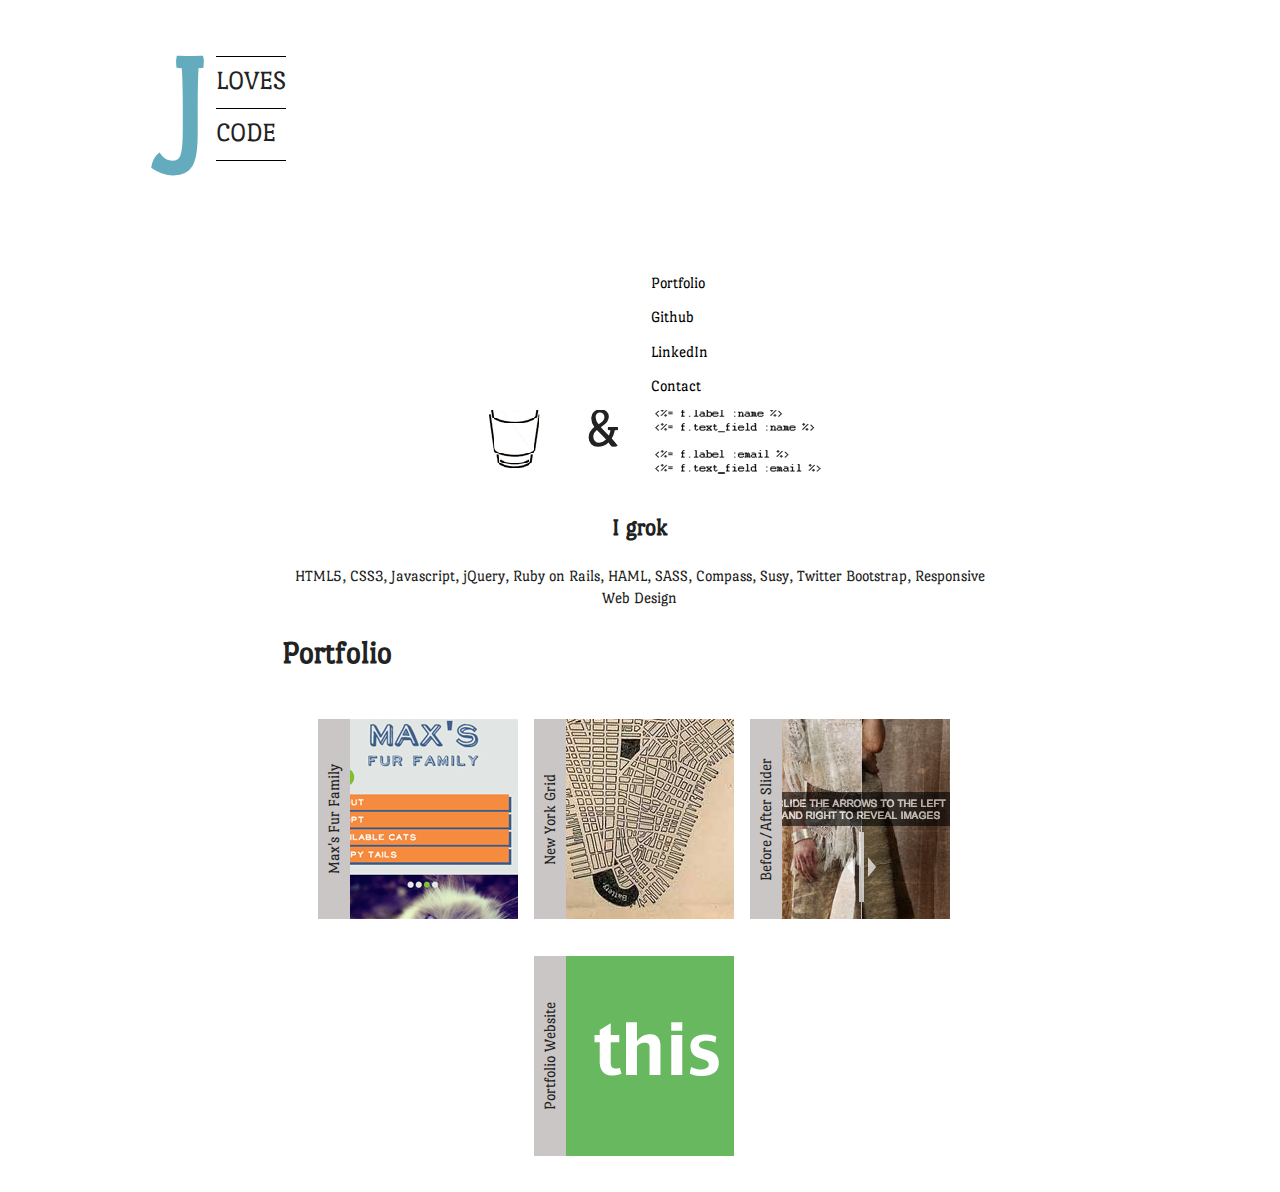
<file: index.html>
<!DOCTYPE html>
<!--[if lt IE 7]>      <html class="no-js lt-ie10 lt-ie9 lt-ie8 lt-ie7"> <![endif]-->
<!--[if IE 7]>         <html class="no-js lt-ie10 lt-ie9 lt-ie8"> <![endif]-->
<!--[if IE 8]>         <html class="no-js lt-ie10 lt-ie9"> <![endif]-->
<!--[if IE 9]>         <html class="no-js lt-ie10"> <![endif]-->
<!--[if gt IE 8]><!--> <html class="no-js"> <!--<![endif]-->
    <head>
        <meta charset="utf-8">
        <meta http-equiv="X-UA-Compatible" content="IE=edge">
        <title></title>
        <meta name="description" content="Full stack developer with a love of clean lines and responsive designs.">
        <meta name="viewport" content="width=device-width, initial-scale=1">

        <!-- Place favicon.ico and apple-touch-icon.png in the root directory -->

        <link rel="stylesheet" href="css/normalize.css">
		<link rel="stylesheet" href="http://yui.yahooapis.com/pure/0.2.1/base-min.css">
		<link rel="stylesheet" href="http://yui.yahooapis.com/pure/0.2.1/grids-min.css">
		<link href='http://fonts.googleapis.com/css?family=Port+Lligat+Slab' rel='stylesheet' type='text/css'>
        <link rel="stylesheet" href="css/main.css">
        <script src="js/vendor/modernizr-2.6.2.min.js"></script>
    </head>
    <body>
        <!--[if lt IE 7]>
            <p class="browsehappy">You are using an <strong>outdated</strong> browser. Please <a href="http://browsehappy.com/">upgrade your browser</a> to improve your experience.</p>
        <![endif]-->

			<div class="container">
			<header class="pure-g">
				<div id="logo" class="pure-u-1-3">
					<h1>
						<a href="#">
						<b>J</b>
						<span>enn</span>
						</a>
					</h1>
					<ul>
						<li>loves</li>
						<li>code</li>
					</ul>	
				</div>
				<nav class="contact pure-u-2-3">
					<ul>
						<li><a href="#portfolio"> Portfolio </a></li>
						<li><a href="https://github.com/jcreighton"> Github </a></li>
						<li><a href="http://www.linkedin.com/in/jennifercreighton" target="_blank"> LinkedIn </a></li>
						<li><a href="mailto:jcreighton08@gmail.com"> Contact </a><li>
					</ul>
				</nav>
			</header>
			<div class="content">
			<section id="about" class="pure-u-11-12">
				<h1>Hello!</h1>
						<h2>I'm Jenn.</h2>
						<p>I'm fueled by</p> 
						<p><img src="img/coffee-cup.png" alt="coffee"> <span>&amp;</span> <img src="img/code.png" alt="code"></p>
						<h2>I grok</h2> 
						<p>HTML5, CSS3, Javascript, jQuery, Ruby on Rails, HAML, SASS, Compass, Susy, Twitter Bootstrap, Responsive Web Design</p>
			</section>
			<section id="portfolio" class="pure-u-11-12">
				<h1 class="h1">Portfolio</h1><br/>
				<figure>
					<img src="img/cat.jpg" alt="Max Fur Family"/>
					<figcaption class="more-info">
						<ul>
							<li><a href="http://murmuring-peak-8193.herokuapp.com" target="_blank">VIEW PROJECT</a></li>
							<li><a href="https://github.com/jcreighton/maxs-fur-family" target="_blank">SOURCE CODE</a></li>
					</figcaption>
					<figcaption class="title">Max's Fur Family</figcaption>
				</figure>
				<figure>
					<a href="/nycgrid"><img src="img/nyc-grid.jpg" alt="New York Grid"/></a>
					<figcaption class="more-info">
						<ul>
						<li><a href="/nyc-grid">VIEW PROJECT</a></li>
						<li><a href="https://github.com/jcreighton/portfolio" target="_blank">SOURCE CODE</a></li>
						</ul>
						</figcaption>
					<figcaption class="title">New York Grid</figcaption>
				</figure>
				<figure>
					<a href="http://global.ralphlauren.com/en-us/rlstyleguide/women/highlights/features/Pages/UrbanOasis.aspx" target="_blank"><img src="img/beforeafter.jpg" alt="Before/After Slider"/></a>
					<figcaption class="more-info">
						<ul>
						<li><a href="http://global.ralphlauren.com/en-us/rlstyleguide/women/highlights/features/Pages/UrbanOasis.aspx" target="_blank">VIEW PROJECT</a></li>
						<li><a href="#" target="_blank" class="disabled">SOURCE CODE</a></li>
						</ul>
						</figcaption>
					<figcaption class="title">Before/After Slider</figcaption>
				</figure>
				<figure>
					<a href="https://github.com/jcreighton/portfolio" target="_blank"><img src="img/this.png" alt="Portfolio"/></a>
					<figcaption class="more-info">
						<ul>
						<li><a href="#" class="disabled">VIEW PROJECT</a></li>
						<li><a href="https://github.com/jcreighton/portfolio" target="_blank">SOURCE CODE</a></li>
						</ul>
						</figcaption>
					<figcaption class="title">Portfolio Website</figcaption>
				</figure>
			</section>
			</div>
			</div>

        <script src="//ajax.googleapis.com/ajax/libs/jquery/1.10.2/jquery.min.js"></script>
        <script>window.jQuery || document.write('<script src="js/vendor/jquery-1.10.2.min.js"><\/script>')</script>
        <script src="js/plugins.js"></script>
        <script src="js/main.js"></script>

        <!-- Google Analytics: change UA-XXXXX-X to be your site's ID. -->
        <script>
            (function(b,o,i,l,e,r){b.GoogleAnalyticsObject=l;b[l]||(b[l]=
            function(){(b[l].q=b[l].q||[]).push(arguments)});b[l].l=+new Date;
            e=o.createElement(i);r=o.getElementsByTagName(i)[0];
            e.src='//www.google-analytics.com/analytics.js';
            r.parentNode.insertBefore(e,r)}(window,document,'script','ga'));
            ga('create','UA-XXXXX-X');ga('send','pageview');
        </script>
    </body>
</html>
</file>
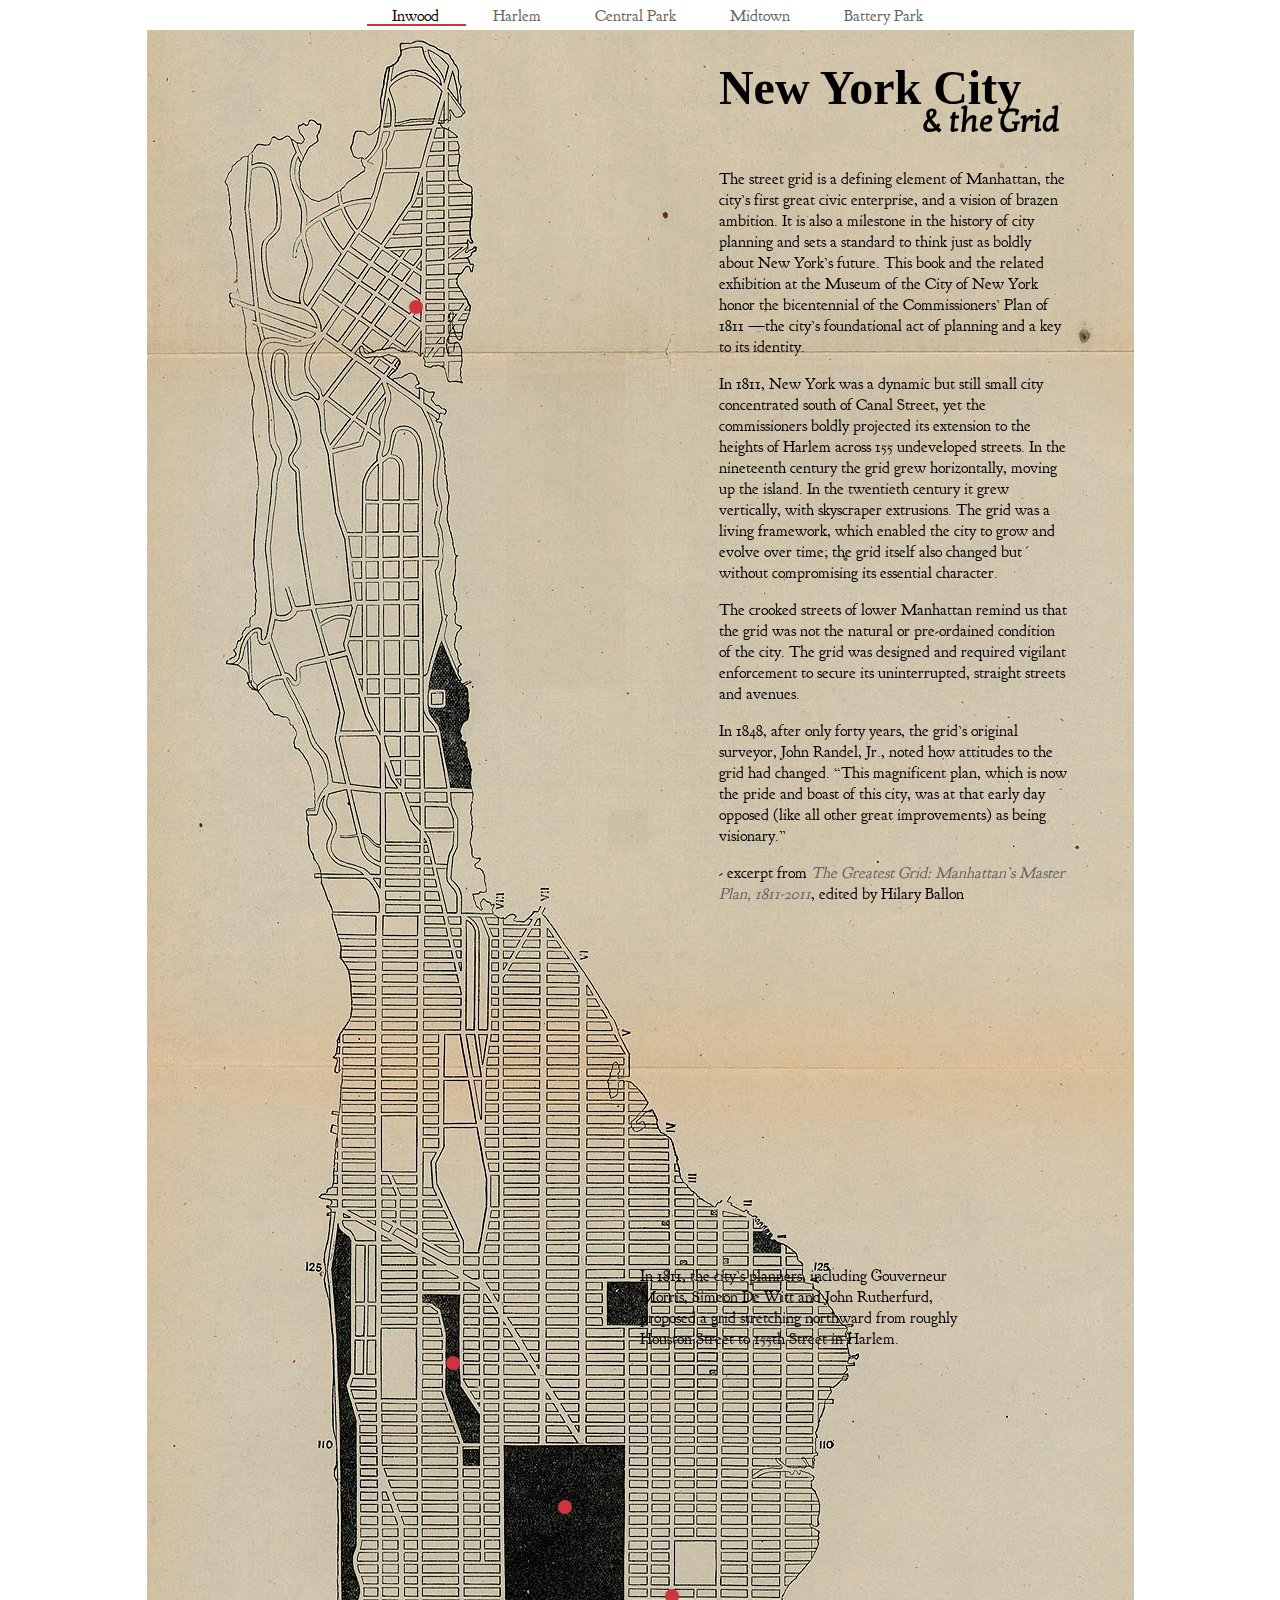
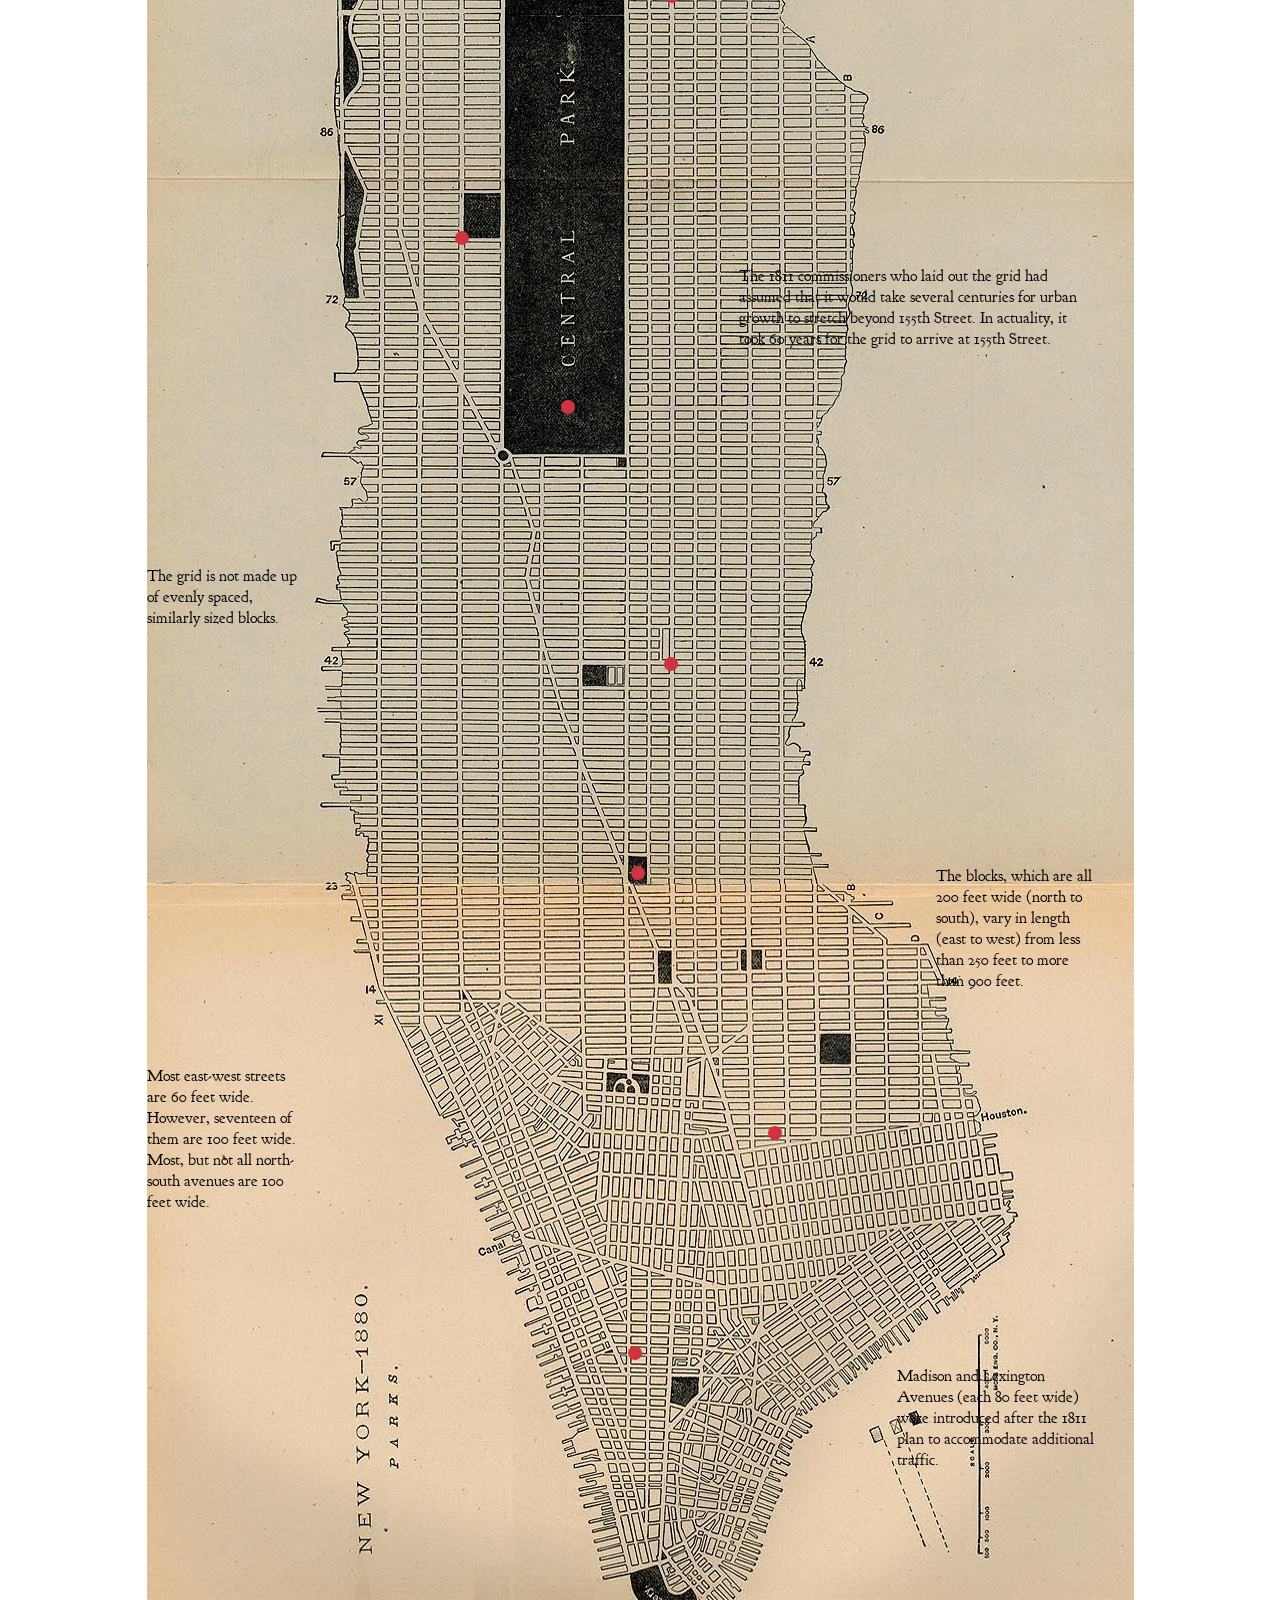
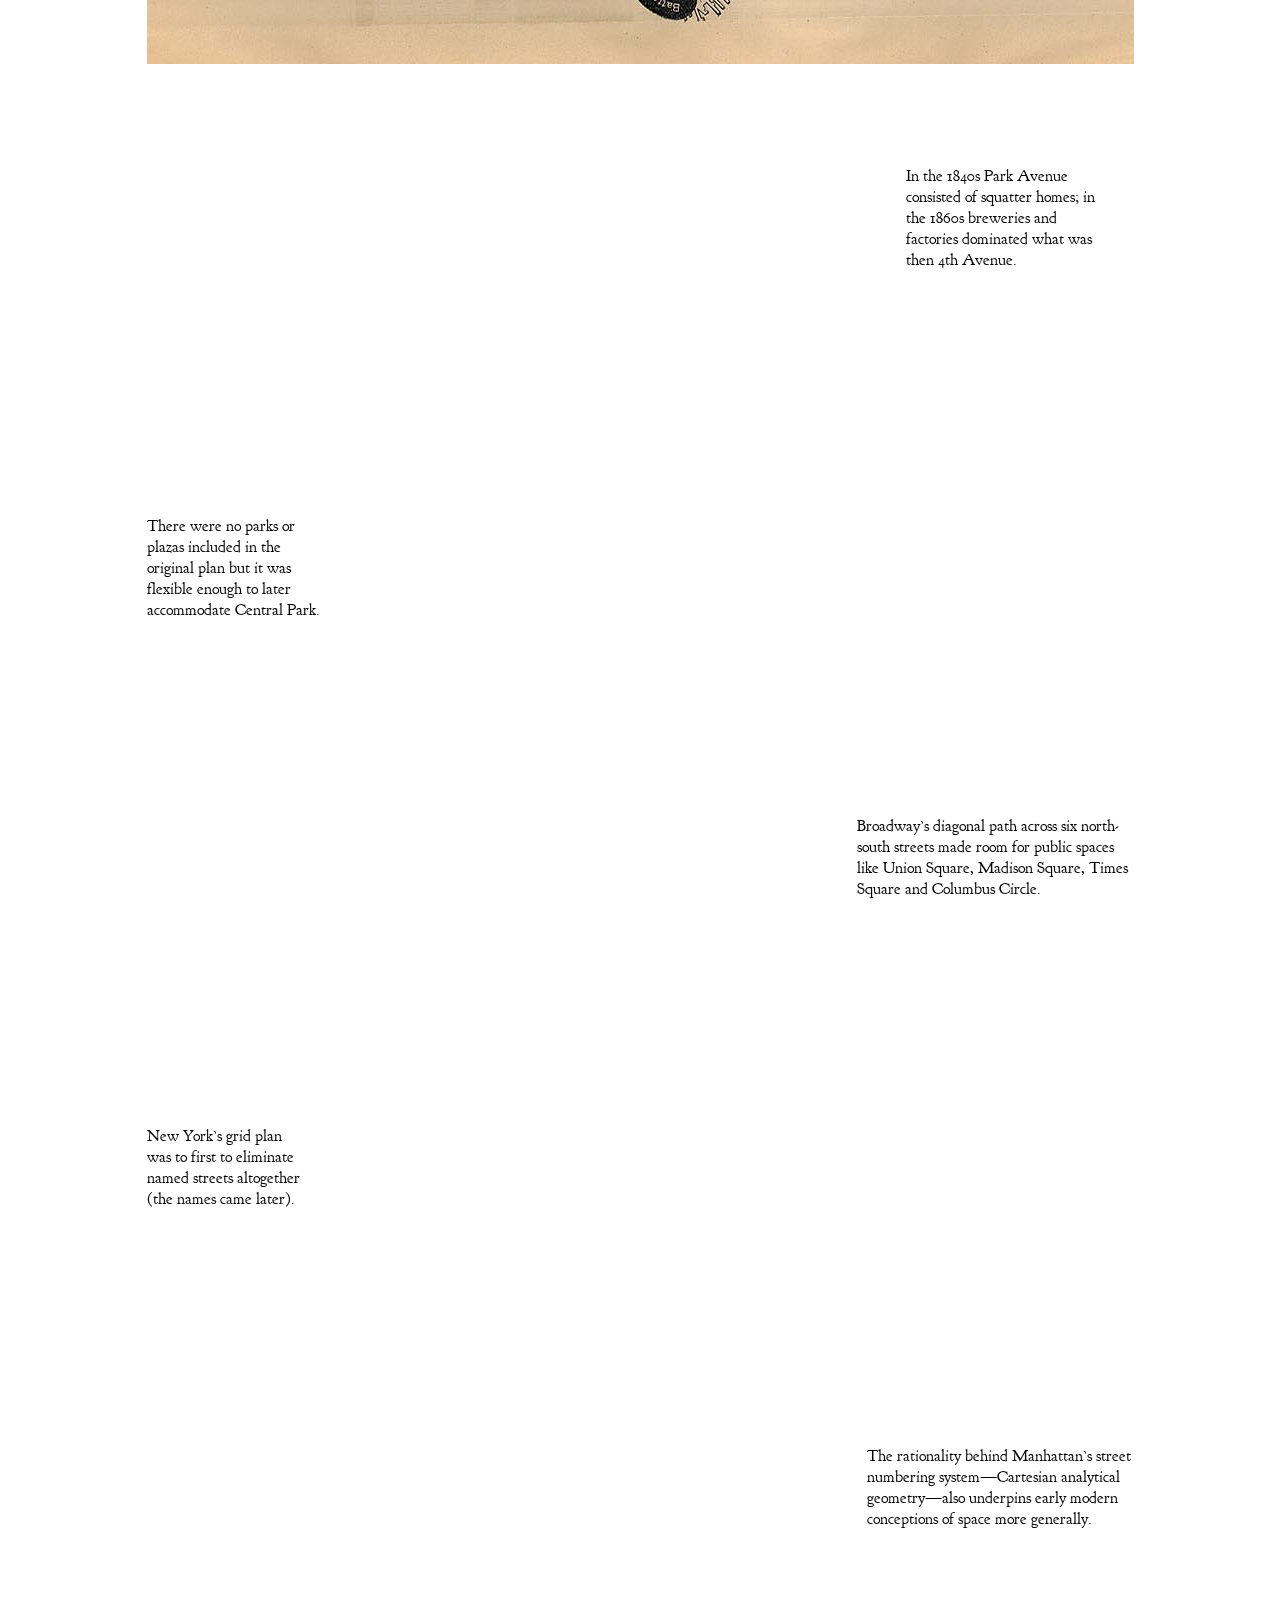
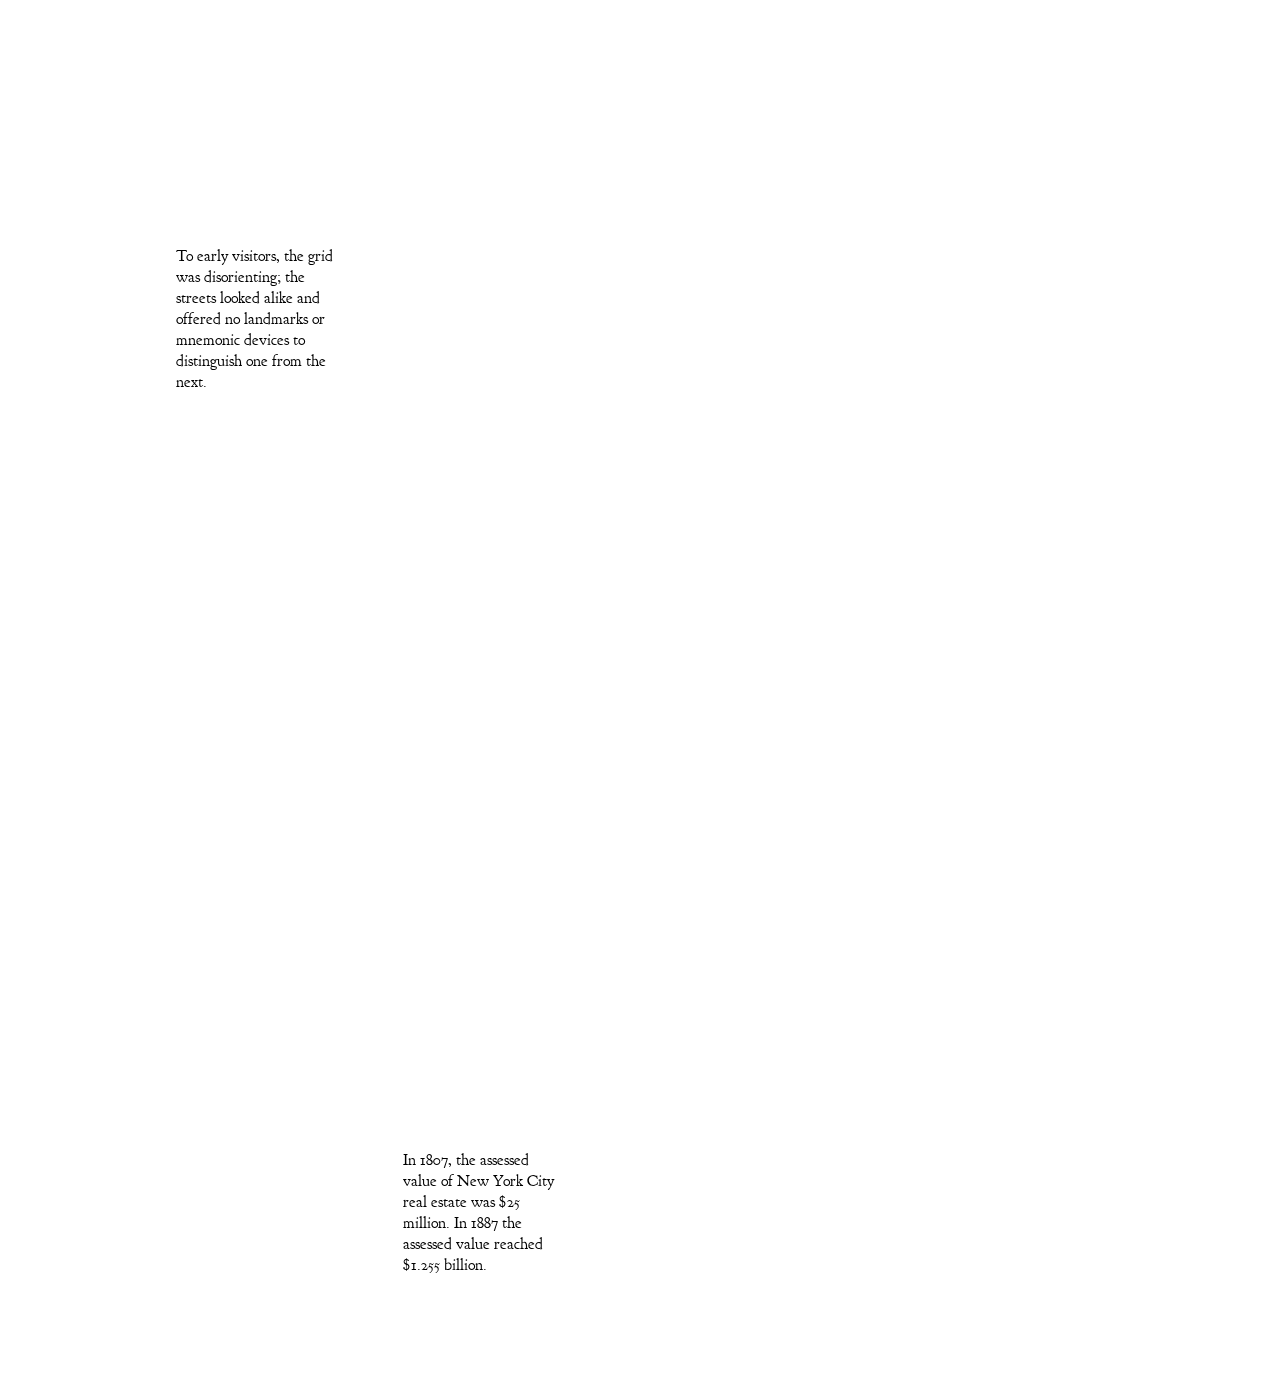
<file: nyc-grid/index.html>
<!DOCTYPE html>
<html>
<head>
	<meta http-equiv="Content-type" content="text/html; charset=utf-8">
	<meta name="robots" content="noindex">
	<title>New York City &amp; the Grid</title>
	<!--[if lt IE 9]>
	<script src="../js/html5shiv.js"></script>
	<![endif]-->
	<link rel="stylesheet" href="../css/normalize.css" type="text/css" media="screen" title="no title" charset="utf-8">
	<link href='http://fonts.googleapis.com/css?family=Kotta+One|IM+Fell+DW+Pica|Goudy+Bookletter+1911' rel='stylesheet' type='text/css'>
	<link rel="stylesheet" href="../css/nycgrid.css" type="text/css" media="screen" title="no title" charset="utf-8">
</head>
<body id="parallax" onLoad="">
	<nav>
		<ul>
			<li><a href="#intro" class="is-active">Inwood</a></li>
			<li><a href="#grid-155th">Harlem</a></li>
			<li><a href="#grid-madlex">Central Park</a></li>
			<li><a href="#grid-broadway">Midtown</a></li>
			<li><a href="#grid-disorienting">Battery Park</a></li>
		</ul>
	</nav>
	<div id="container">
	<div id="map"></div>
     <div id="points">
        
        <div id="pointsrel">
        
		<div id="inwood-1914" class="pin" data-img="inwood-img"></div>
		<div id="morningside-1903" class="pin" data-img="morningside-img"></div>
		<div id="nineth-ave-1886" class="pin" data-img="ninethave-img"></div>
		<div id="park-94th-1882" class="pin" data-img="park94th-img"></div>
		<div id="central-north" class="pin" data-img="centralnorth-img"></div>
		<div id="central-south" class="pin" data-img="centralsouth-img"></div>
		<div id="grand-central-1880" class="pin" data-img="grandcentral-img"></div>
		<div id="madison-sq-1894" class="pin" data-img="madisonsq-img"></div>
		<div id="bleecker-1880" class="pin" data-img="bleecker-img"></div>
		<div id="pell-1899" class="pin" data-img="pell-img"></div>
        
        
        <figure id="inwood-img">
		<img src="/img/nyc/Inwood1914.jpg" />
		<figcaption>Inwood, 1914</figcaption>
		</figure>
		<figure id="morningside-img">
		<img src="/img/nyc/MorningsidePark1903.jpg" />
		<figcaption>Morningside Park, 1903</figcaption>
		</figure>
		<figure id="ninethave-img">
		<img src="/img/nyc/9thAve81st1886.jpg" />
		<figcaption>9th Avenue &amp; 81st Street, 1886</figcaption>
		</figure>
		<figure id="park94th-img">
		<img src="/img/nyc/Park94th1882.jpg" />
		<figcaption>Park Avenue &amp; 94th Street, 1882</figcaption>
		</figure>
		<figure id="centralnorth-img">
		<img src="/img/nyc/CentralParkNorth.jpg" />
		<figcaption>Central Park North, 1916</figcaption>
		<div class="imgs" id="centralsouth-img">
		<img src="/img/nyc/CentralParkSouth.jpg" />
		<figcaption>Central Park South, 1916</figcaption>
		</figure>
		<figure id="grandcentral-img">
		<img src="/img/nyc/GrandCentral1880.jpg" />
		<figcaption>Grand Central Station, 1880</figcaption>
		</figure>
		<figure id="madisonsq-img">
		<img src="/img/nyc/MadisonSq1894.jpg" />
		<figcaption>Madison Square, 1894</figcaption>
		</figure>
		<figure id="bleecker-img">
		<img src="/img/nyc/BleeckerSt1880.jpg" />
		<figcaption>Bleecker Street, 1880</figcaption>
		</figure>
		<figure id="pell-img">
		<img src="/img/nyc/PellSt1899.jpg" />
		<figcaption>Pell Street, 1899</figcaption>
		</figure>
        
        </div>
        </div>
    

	<div class="content">
    
		<article id="intro" class="section">
			<h1>New York City</h1>
			<h2>&amp; the Grid</h2>
			<p>The street grid is a defining element of Manhattan, the city’s first great civic enterprise, and a vision of brazen ambition. It is also a milestone in the history of city planning and sets a standard to think just as boldly about New York’s future. This book and the related exhibition at the Museum of the City of New York honor the bicentennial of the Commissioners’ Plan of 1811 —the city’s foundational act of planning and a key to its identity.
		  </p>
			<p>In 1811, New York was a dynamic but still small city concentrated south of Canal Street, yet the commissioners boldly projected its extension to the heights of Harlem across 155 undeveloped streets. In the nineteenth century the grid grew horizontally, moving up the island. In the twentieth century it grew vertically, with skyscraper extrusions. The grid was a living framework, which enabled the city to grow and evolve over time; the grid itself also changed but without compromising its essential character.
			</p>
			<p>The crooked streets of lower Manhattan remind us that the grid was not the natural or pre-ordained condition of the city. The grid was designed and required vigilant enforcement to secure its uninterrupted, straight streets and avenues. 
			</p>
			<p>In 1848, after only forty years, the grid’s original surveyor, John Randel, Jr., noted how attitudes to the grid had changed. “This magnificent plan, which is now the pride and boast of this city, was at that early day opposed (like all other great improvements) as being visionary.” 
			</p>
			<p>- excerpt from <em><a href="http://www.cup.columbia.edu/book/978-0-231-15990-6/the-greatest-grid" target="_blank">The Greatest Grid: Manhattan’s Master Plan, 1811-2011</a></em>, edited by Hilary Ballon
			</p>
		</article>
		<article id="grid-proposal">
			<p>
			In 1811, the city’s planners, including Gouverneur Morris, Simeon De Witt and John Rutherfurd, proposed a grid stretching northward from roughly Houston Street to 155th Street in Harlem.
			</p>
		</article>
		<article id="grid-155th" class="section">
			<p>The 1811 commissioners who laid out the grid had assumed that it would take several centuries for urban growth to stretch beyond 155th Street. In actuality, it took 60 years for the grid to arrive at 155th Street.</p>
		</article>
		<article id="grid-even">	
			<p>The grid is not made up of evenly spaced, similarly sized blocks.</p>
		</article>
		<article id="grid-northsouth">
			<p>The blocks, which are all 200 feet wide (north to south), vary in length (east to west) from less than 250 feet to more than 900 feet.</p>
		</article>
		<article id="grid-eastwest">
			<p>Most east-west streets are 60 feet wide. However, seventeen of them are 100 feet wide. Most, but not all north-south avenues are 100 feet wide.</p>
		</article>
		<article id="grid-madlex" class="section">
			<p>Madison and Lexington Avenues (each 80 feet wide) were introduced after the 1811 plan to accommodate additional traffic.</p>
		</article>
		<article id="grid-park-ave">
			<p>In the 1840s Park Avenue consisted of squatter homes; in the 1860s breweries and factories dominated what was then 4th Avenue.</p>
		</article>
		<article id="grid-parks">
			<p>There were no parks or plazas included in the original plan but it was flexible enough to later accommodate Central Park.
			</p>
		</article>
		<article id="grid-broadway" class="section">
			<p>Broadway’s diagonal path across six north-south streets made room for public spaces like Union Square, Madison Square, Times Square and Columbus Circle.
			</p>
		</article>
		<article id="grid-plan">
			<p>New York’s grid plan was to first to eliminate named streets altogether (the names came later).</p>
		</article>
		<article id="grid-geometry">
			<p>The rationality behind Manhattan’s street numbering system—Cartesian analytical geometry—also underpins early modern conceptions of space more generally.
			</p>
		</article>
		<article id="grid-disorienting" class="section">
			<p>To early visitors, the grid was disorienting; the streets looked alike and offered no landmarks or mnemonic devices to distinguish one from the next.</p>
		</article>
		<article id="grid-value">
			<p>In 1807, the assessed value of New York City real estate was $25 million. In 1887 the assessed value reached $1.255 billion.</p>
		</article>
	</div>
	</div>
	<script src="../js/vendor/jquery-1.10.2.min.js"></script>
	<script src="../js/nyc.js"></script>	
</body>
</html>
</file>
<file: css/main.css>
/*! HTML5 Boilerplate v4.3.0 | MIT License | http://h5bp.com/ */

/*
 * What follows is the result of much research on cross-browser styling.
 * Credit left inline and big thanks to Nicolas Gallagher, Jonathan Neal,
 * Kroc Camen, and the H5BP dev community and team.
 */

/* ==========================================================================
   Base styles: opinionated defaults
   ========================================================================== */

html,
button,
input,
select,
textarea {
    color: #222;
}

html {
    font-size: 1em;
    line-height: 1.4;
}

/*
 * Remove text-shadow in selection highlight: h5bp.com/i
 * These selection rule sets have to be separate.
 * Customize the background color to match your design.
 */

::-moz-selection {
    background: #b3d4fc;
    text-shadow: none;
}

::selection {
    background: #b3d4fc;
    text-shadow: none;
}

/*
 * A better looking default horizontal rule
 */

hr {
    display: block;
    height: 1px;
    border: 0;
    border-top: 1px solid #ccc;
    margin: 1em 0;
    padding: 0;
}

/*
 * Remove the gap between images, videos, audio and canvas and the bottom of
 * their containers: h5bp.com/i/440
 */

audio,
canvas,
img,
video {
    vertical-align: middle;
}

/*
 * Remove default fieldset styles.
 */

fieldset {
    border: 0;
    margin: 0;
    padding: 0;
}

/*
 * Allow only vertical resizing of textareas.
 */

textarea {
    resize: vertical;
}

/* ==========================================================================
   Browse Happy prompt
   ========================================================================== */

.browsehappy {
    margin: 0.2em 0;
    background: #ccc;
    color: #000;
    padding: 0.2em 0;
}

/* ==========================================================================
   Author's custom styles
   ========================================================================== */

body {
	font-family: 'Port Lligat Slab', serif;
	background: #fff;
}

a {
	color: #DB394C;
	text-decoration: none;
}

h1 {
	text-align: center;
}

ul li {
	list-style: none;
}

section {
	text-align: center;
}

p {
	padding: 0em;
}

.container {
	width: 80%;
	margin: 0 auto;
}

header {
	position: relative;
	width: 100%;
	background: #fff;
	top: 0;
	z-index: 1000;
}

#logo {
	position: relative;
	width: 33%;
}

#logo h1 {
	position: absolute;
	z-index: 100;
	margin-top: 0;
	font-size: 1em;
	top: 5px;
	left: 0;
}

h1 a {
	font-size: 4.375em;
	color: #64ACBD;
	margin-left: .3em;
	text-align: center;
	text-decoration: none;
	text-transform: uppercase;
}

h1 span {
	display: none;
}

#logo ul {
	position: absolute;
	top: .5em;
	left: .5em;
}

#logo ul li {
	text-transform: uppercase;
	border-top: 1px solid #000;
	border-bottom: 1px solid #000;
	padding: 5px 0 8px 0;
	font-size: 1em;
}

#logo li + li {
	border-top: none;
}

nav ul li {
	padding: 0px 4px;
}

nav ul li a {
	color: #000;
}

nav ul li a:hover {
	color: #abde4B;
}

.content {
	margin: 0 auto;
	width: 70%;
}

#about p span {
	position: relative;
	top: -4px;
	font-size: 56px;
	padding: 5px;
}

figure {
	position: relative;
	display: inline-block;
	height: 230px;
	padding: 0;
	margin: 0px 12px 0px 0px;
	overflow: hidden;
	text-align: center;
}

figcaption.title {
	background: #CAC6C6;
	padding: 5px;
	position: relative;
	top: 0;

	-webkit-transform: rotate(-90deg);
	-moz-transform: rotate(-90deg);
	-o-transform: rotate(-90deg);
	-ms-transform: rotate(-90deg);
	transform: rotate(-90deg);

	-webkit-transform-origin: 0 0;
	-moz-transform-origin: 0 0;
	-o-transform-origin: 0 0;
	-ms-transform-origin: 0 0;
	transform-origin: 0 0;
}

figcaption.more-info {
	position: absolute;
	width: 200px;
	height: 200px;
	background: rgba(255, 255, 255, 0.8);
	top: 0;
	left: -200px;
	color: rgb(65, 63, 63);
	
	-webkit-transition: all .5s;
	-moz-transition: all .5s;
	-o-transition: all .5s;
	-ms-transition: all .5s;
	transition: all .5s;
}

figcaption.more-info ul li {
	list-style: none;
	padding: 10px 10px 0 0;
	font-weight: bold;
	margin: .5em 0 .5em 0;
}

figcaption.more-info ul li a {
	position: relative;
	top: 30px;
	left: -250px;
	background-color: #A3C423;
	color: #fff;
	font-weight: normal;
	padding: 5px;
	width: 126px;
	
	-webkit-transition: left, top .9s;
	-moz-transition: left, top .9s;
	-o-transition: left, top .9s;
	-ms-transition: left, top .9s;
	transition: left, top .9s;
}

figcaption.more-info ul li:nth-child(2n+2) a {
	-webkit-transition: left .7s;
	-moz-transition: left .7s;
	-o-transition: left .7s;
	-ms-transition: left .7s;
	transition: left .7s;
}

figcaption.more-info ul li a:hover {
	background-color: #64ACBD;	
}

figure:nth-child(2n+2) figcaption.more-info {
	top: -200px;
	left: 0;
}

figure:nth-child(2n+2) figcaption.more-info a {
	top: -250px;
	left: 0;
}

figure:nth-child(3n+2) figcaption.more-info {
	left: 200px;
}

figure:nth-child(3n+2) figcaption.more-info a {
	left: 250px;
}

figure:hover figcaption.more-info {
	left: 0px;
	top: 0px;
}

figure:nth-child(2n+2):hover figcaption.more-info ul li a {
	top: 30px;
}

figure:hover figcaption.more-info ul li a, figure:nth-child(3n+2):hover figcaption.more-info ul li a {
	left: 0px;
}

figcaption.more-info ul li a.disabled {
	cursor: not-allowed;
	background-color: #B0B1AB;
}



/**** IE Styles ****/

/*.lt-ie10 div#logo h1 {
	position: relative;
	font-size: 2em;
}

.lt-ie10 div#logo ul {
	top: 2.5em;
	left: 3em;
}

.lt-ie10 div#logo ul li {
	font-size: 1.7em;
}*/


/***** IE Style End *****/

/* ==========================================================================
   Helper classes
   ========================================================================== */

/*
 * Image replacement
 */

.ir {
    background-color: transparent;
    border: 0;
    overflow: hidden;
    /* IE 6/7 fallback */
    *text-indent: -9999px;
}

.ir:before {
    content: "";
    display: block;
    width: 0;
    height: 150%;
}

/*
 * Hide from both screenreaders and browsers: h5bp.com/u
 */

.hidden {
    display: none !important;
    visibility: hidden;
}

/*
 * Hide only visually, but have it available for screenreaders: h5bp.com/v
 */

.visuallyhidden {
    border: 0;
    clip: rect(0 0 0 0);
    height: 1px;
    margin: -1px;
    overflow: hidden;
    padding: 0;
    position: absolute;
    width: 1px;
}

/*
 * Extends the .visuallyhidden class to allow the element to be focusable
 * when navigated to via the keyboard: h5bp.com/p
 */

.visuallyhidden.focusable:active,
.visuallyhidden.focusable:focus {
    clip: auto;
    height: auto;
    margin: 0;
    overflow: visible;
    position: static;
    width: auto;
}

/*
 * Hide visually and from screenreaders, but maintain layout
 */

.invisible {
    visibility: hidden;
}

/*
 * Clearfix: contain floats
 *
 * For modern browsers
 * 1. The space content is one way to avoid an Opera bug when the
 *    `contenteditable` attribute is included anywhere else in the document.
 *    Otherwise it causes space to appear at the top and bottom of elements
 *    that receive the `clearfix` class.
 * 2. The use of `table` rather than `block` is only necessary if using
 *    `:before` to contain the top-margins of child elements.
 */

.clearfix:before,
.clearfix:after {
    content: " "; /* 1 */
    display: table; /* 2 */
}

.clearfix:after {
    clear: both;
}

/*
 * For IE 6/7 only
 * Include this rule to trigger hasLayout and contain floats.
 */

.clearfix {
    *zoom: 1;
}

/* ==========================================================================
   EXAMPLE Media Queries for Responsive Design.
   These examples override the primary ('mobile first') styles.
   Modify as content requires.
   ========================================================================== */

@media only screen and (min-width: 500px) {
    /* Style adjustments for viewports that meet the condition */

	h1 {
		text-align: left;
	}

	#logo h1 {
		position: relative;
		font-size: 2em;
	}

	#logo ul {
		top: 2.5em;
		left: 3em;
	}

	#logo ul li {
		font-size: 1.7em;
	}

	nav ul {
		margin: 9% 0 0 37%;
	}

	nav ul li {
		padding: 12px 0px 0px 0px;
	}

	nav ul li a {
		-webkit-transition: all .25s;
		-moz-transition: all .25s;
		-o-transition: all .25s;
		-ms-transition: all .25s;
		transition: all .25s;
	}

	nav ul li a:before {
		content: '[';

		-webkit-transition: all .5s;
		-moz-transition: all .5s;
		-o-transition: all .5s;
		-ms-transition: all .5s;
		transition: all .5s;
		position: relative;
		left: 30px;
		-ms-filter: "progid:DXImageTransform.Microsoft.Alpha(Opacity=0)";
		filter: alpha(opacity=0);
		opacity: 0;
	}

	nav ul li a:after {
		content: ']';
		position: relative;
		left: -30px;
		-ms-filter: "progid:DXImageTransform.Microsoft.Alpha(Opacity=0)";
		filter: alpha(opacity=0);
		opacity: 0;

		-webkit-transition: all .5s;
		-moz-transition: all .5s;
		-o-transition: all .5s;
		-ms-transition: all .5s;
		transition: all .5s;
	}

	nav ul li a:hover::before {
		left: 0px;
		-ms-filter: "progid:DXImageTransform.Microsoft.Alpha(Opacity=100)";
		filter: alpha(opacity=100);
		opacity: 1;
	}

	nav ul li a:hover::after {
		left: 0px;
		-ms-filter: "progid:DXImageTransform.Microsoft.Alpha(Opacity=100)";
		filter: alpha(opacity=100);
		opacity: 1;
	}

	#about p span {
		top: 16px;
	}


}


@media only screen and (min-width: 780px) {
	
	header {
		position: fixed;
	}
	
	nav ul {
		margin: 5% 0 0 37%;
	}
	
	.content {
		margin: 13em auto 0 auto;
	}
	
}


@media only screen and (min-width: 980px) {
	
	h1 b, h1 span {
		letter-spacing: -.64em;

		-webkit-transition: all .5s;
		-moz-transition: all .5s;
		-o-transition: all .5s;
		-ms-transition: all .5s;
		transition: all .5s;
	}

	h1 span {
		display: inline;
		-ms-filter: "progid:DXImageTransform.Microsoft.Alpha(Opacity=0)";
		filter: alpha(opacity=0);
		opacity: 0;
		font-size: .83em;
	}

	div#logo:hover b {
		letter-spacing: -.23em;
	}

	div#logo:hover span {
		letter-spacing: 0em;
		-ms-filter: "progid:DXImageTransform.Microsoft.Alpha(Opacity=100)";
		filter: alpha(opacity=100);
		opacity: 1;
	}

	div#logo:hover ul {
		left: 17em;
	}

	#logo ul {
		-webkit-transition: all .5s;
		-moz-transition: all .5s;
		-o-transition: all .5s;
		-ms-transition: all .5s;
		transition: all .5s;
	}


}

@media print,
       (-o-min-device-pixel-ratio: 5/4),
       (-webkit-min-device-pixel-ratio: 1.25),
       (min-resolution: 120dpi) {
    /* Style adjustments for high resolution devices */
}

/* ==========================================================================
   Print styles.
   Inlined to avoid required HTTP connection: h5bp.com/r
   ========================================================================== */

@media print {
    * {
        background: transparent !important;
        color: #000 !important; /* Black prints faster: h5bp.com/s */
        box-shadow: none !important;
        text-shadow: none !important;
    }

    a,
    a:visited {
        text-decoration: underline;
    }

    a[href]:after {
        content: " (" attr(href) ")";
    }

    abbr[title]:after {
        content: " (" attr(title) ")";
    }

    /*
     * Don't show links for images, or javascript/internal links
     */

    .ir a:after,
    a[href^="javascript:"]:after,
    a[href^="#"]:after {
        content: "";
    }

    pre,
    blockquote {
        border: 1px solid #999;
        page-break-inside: avoid;
    }

    thead {
        display: table-header-group; /* h5bp.com/t */
    }

    tr,
    img {
        page-break-inside: avoid;
    }

    img {
        max-width: 100% !important;
    }

    @page {
        margin: 0.5cm;
    }

    p,
    h2,
    h3 {
        orphans: 3;
        widows: 3;
    }

    h2,
    h3 {
        page-break-after: avoid;
    }
}
</file>
<file: css/nycgrid.css>
body {
	background-color: #fff;
	font-family: 'Goudy Bookletter 1911', serif;
}

a {
	font-family: 'Goudy Bookletter 1911', serif;
	color: #666363;
	text-decoration: none;
}

a:hover {
	color: #000;
}

#container {
	width: 987px;
	margin: 0 auto;
}

/*********** NAVIGATION ************/
nav {
	position: fixed;
	height: 30px;
	width: 100%;
	z-index: 350;
	background-color: #fff;
	top: 0;
}

nav ul {
	width: 587px;
	margin: 0 auto;
	margin-top: 6px;
}

nav ul li {
	display: inline-block;
	list-style: none;
}

nav ul li a {
	margin: -10px 25px 0px 25px;
}

.is-active {
	color: #000;
}

.active-line {
	position: absolute;
	width: 99px;
	height: 2px;
	background-color: #cf333e;
	bottom: 4px;
}

/*********** IMAGES ************/
#points,#map {
	position: fixed;
	width: 987px;
	height: 3300px;
	top: 0;
	z-index: 300;
}

#map {
	background: #fff url('/img/nyc/new_york_1880.jpg') top center no-repeat;
	z-index: 100;
}

#pointsrel {
	position: relative;
	width: 100%;
	height: 3300px;
}

figure {
	position: relative;
	display: table;
	width: 1px;
}

figcaption {
	background: rgba(0, 0, 0, .7);
	color: #fff;
	height: 20px;
	padding: 5px;
	margin-top: -6px;
	text-align: right;
}

#inwood-img {
	display: none;
	top: 100px;
	left: 305px;
	-ms-filter: "progid:DXImageTransform.Microsoft.Alpha(Opacity=100)";
	filter: alpha(opacity=100);
	opacity: 1;
}

#morningside-img {
	display: none;
	top: 1200px;
	left: -110px;
}

#ninethave-img {
	display: none;
	top: 1600px;
	left: -100px;
}

#park94th-img {
	display: none;
	top: 1500px;
	left: 550px;
}

#centralnorth-img {
	display: none;
	top: 1354px;
	left: 543px;
}

#centralsouth-img {
	display: none;
	top: 1870px;
	left: 123px;
}

#grandcentral-img {
	display: none;
	top: 2100px;
	left: 595px;
}

#madisonsq-img {
	display: none;
	top: 2300px;
	left: 90px;
}

#bleecker-img {
	display: none;
	top: 2600px;
	left: 667px;
}

#pell-img {
	display: none;
	top: 2794px;
	left: 517px;
}

/******** PINS **********/
.pin {
	background-color: #cf333e;
	height: 14px;
	width: 14px;
	border-radius: 7px;
	position: absolute;
	cursor: pointer;
}

#inwood-1914 {
	top: 300px;
	left: 262px;
}

#morningside-1903 {
	top: 1356px;
	left: 299px;
}

#nineth-ave-1886 {
	top: 1831px;
	left: 308px;
}

#park-94th-1882 {
	top: 1589px;
	left: 518px;
}

#central-north {
	top: 1500px;
	left: 411px;
}

#central-south {
	top: 2000px;
	left: 414px;
}

#grand-central-1880 {
	top: 2257px;
	left: 517px;
}

#madison-sq-1894 {
	top: 2466px;
	left: 484px;
}

#bleecker-1880 {
	top: 2726px;
	left: 621px;
}

#pell-1899 {
	top: 2946px;
	left: 481px;
}

/*#cf333e*/
/*********** CONTENT ************/
.content {
	color: #000;
	position: relative;
	margin: 0 auto;
	width: 987px;
	height: 3300px;
	z-index: 200;
}

.content article {
	position: absolute;
	padding-top: 50px;
	width: 350px;
}

#intro {
	top: 0px;
	left: 58%;
}

#intro h1 {
	font-size: 3em;
	font-family: 'IM Fell DW Pica', serif;
	margin: 10px 0 0;
}

#intro h2 {
	position: relative;
	font-size: 2em;
	font-family: 'Kotta One', serif;
	margin: 0;
	left: 6.3em;
	top: -0.4em;
}

#grid-proposal {
	top: 1200px;
	left: 50%;
}

#grid-155th {
	top: 1800px;
	left: 60%;
}

#grid-even {
	top: 2100px;
	left: 0%;
	width: 160px;
}

#grid-northsouth {
	top: 2400px;
	left: 80%;
	width: 160px;
}

#grid-eastwest {
	top: 2600px;
	left: 0%;
	width: 160px;
}

#grid-madlex {
	top: 2900px;
	left: 76%;
	width: 200px;
}

#grid-park-ave {
	top: 3300px;
	left: 77%;
	width: 205px;
}

#grid-parks {
	top: 3650px;
	left: 0%;
	width: 180px;
}

#grid-broadway {
	top: 3950px;
	left: 72%;
	width: 278px;
}

#grid-plan {
	top: 4260px;
	width: 160px;
}

#grid-geometry {
	top: 4580px;
	left: 73%;
	width: 287px;
}

#grid-disorienting {
	top: 4980px;
	left: 3%;
	width: 160px;
}

#grid-value {
	top: 5884px;
	left: 26%;
	width: 160px;
	padding-bottom: 100px;
}

/*

font-family:  'Kotta One', serif;
	
font-family:  'IM Fell DW Pica', serif;
	
font-family:  'Goudy Bookletter 1911', serif;
	

 */
</file>
